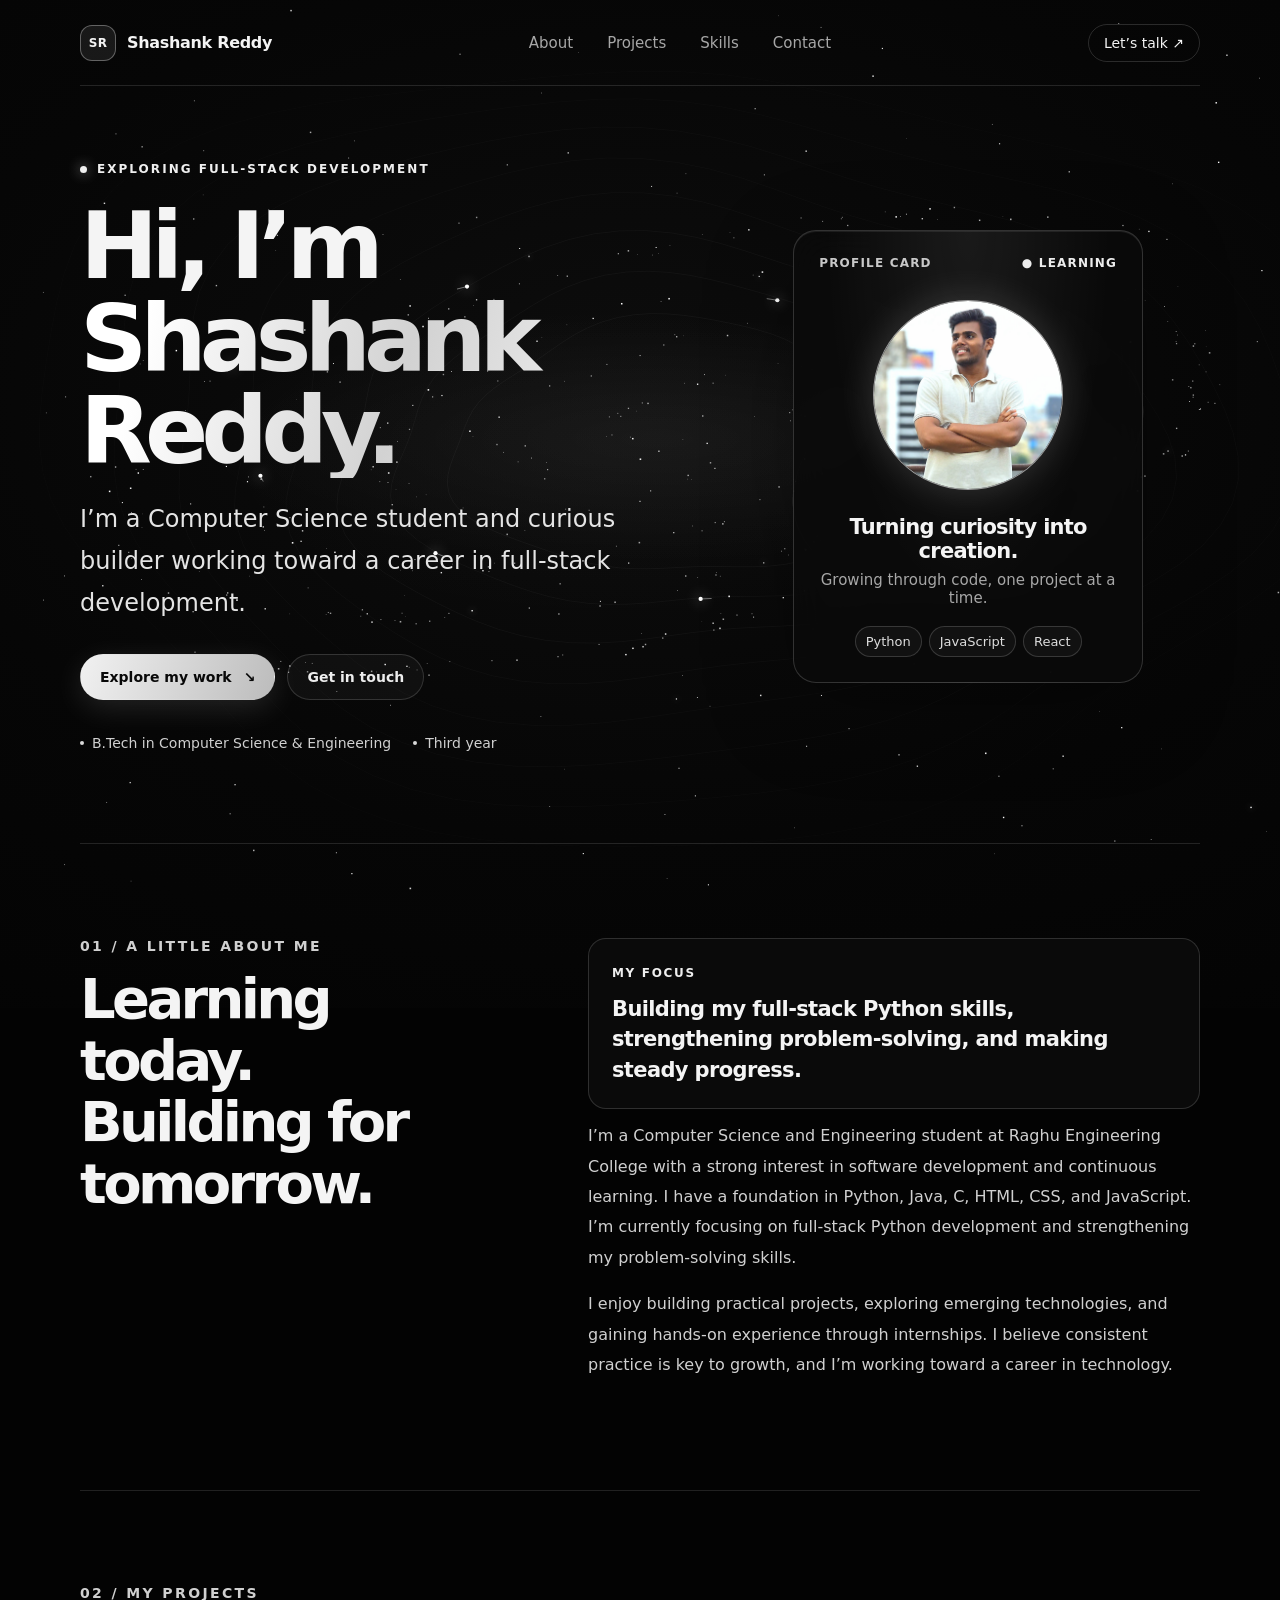
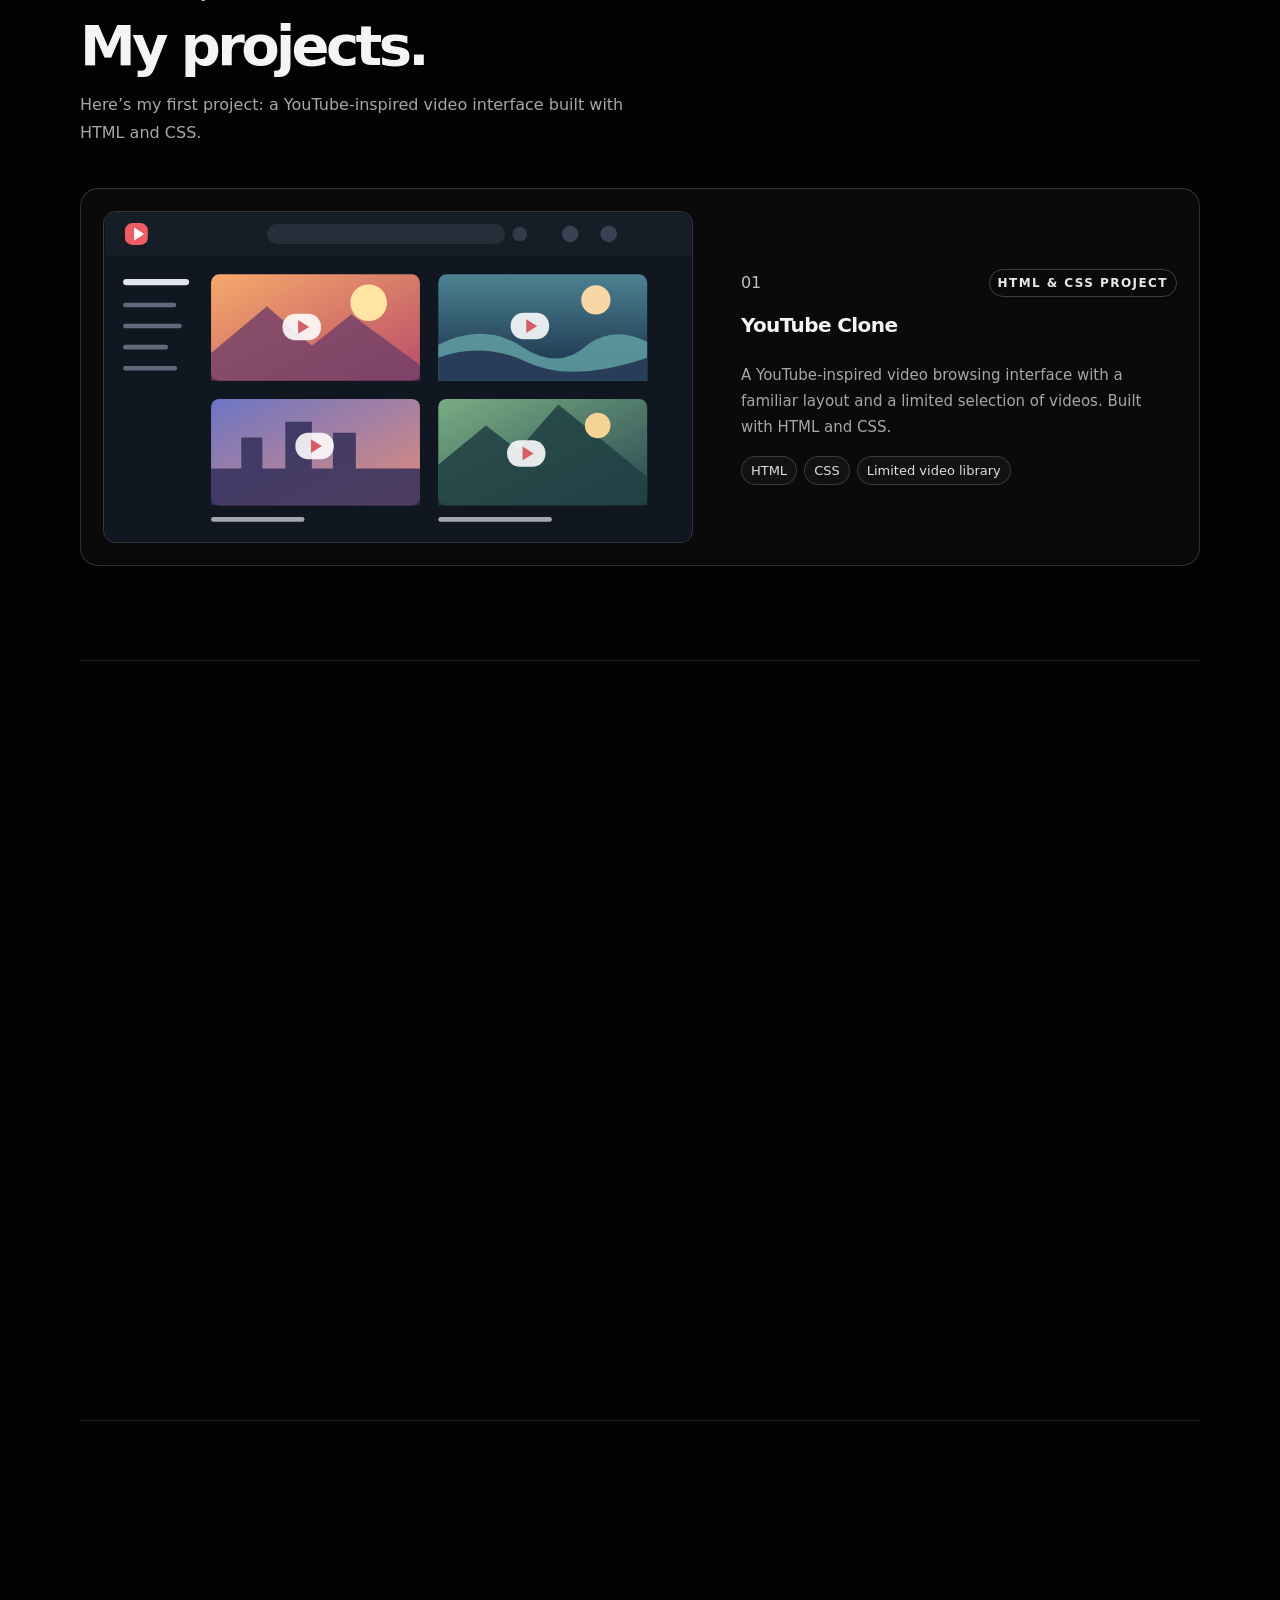
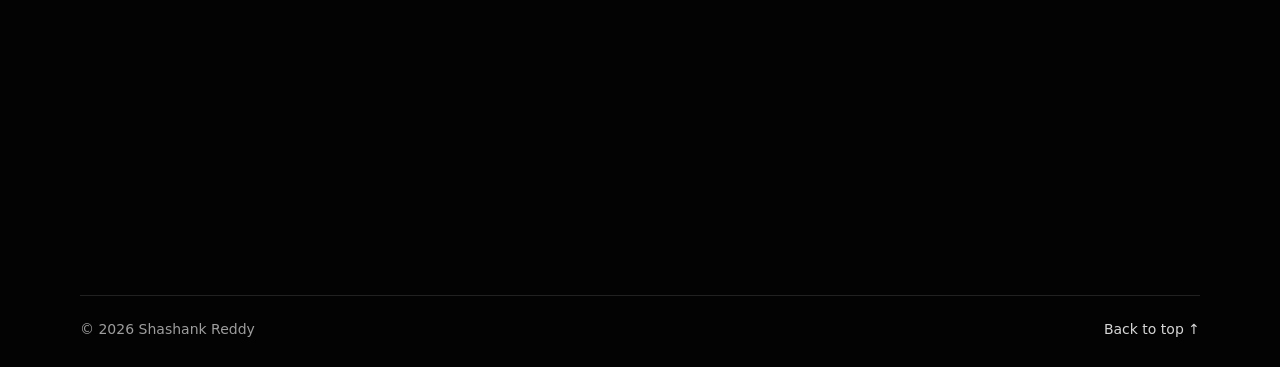
<file: index.html>
<!DOCTYPE html>
<html>
<head>
  <meta charset="UTF-8">
  <meta name="viewport" content="width=device-width, initial-scale=1">
  <meta name="description" content="Shashank Reddy is a Computer Science and Engineering student at Raghu Engineering College, exploring full-stack development and building practical projects.">
  <title>Shashank Reddy | Aspiring Full-Stack Developer</title>
  <link rel="canonical" href="https://shashank1859.github.io/">
  <meta property="og:type" content="website">
  <meta property="og:title" content="Shashank Reddy | Aspiring Full-Stack Developer">
  <meta property="og:description" content="Shashank Reddy is a Computer Science and Engineering student at Raghu Engineering College, exploring full-stack development and building practical projects.">
  <meta property="og:url" content="https://shashank1859.github.io/">
  <link rel="stylesheet" href="portfolio.css">
</head>
<body>

  <canvas id="bg" aria-hidden="true"></canvas>

  <div class="intro-screen" aria-hidden="true">
    <div class="intro-content">
      <span class="intro-mark">SR</span>
      <span class="intro-name">Shashank Reddy</span>
      <span class="intro-caption">Full-stack development portfolio</span>
      <span class="intro-progress"></span>
    </div>
  </div>

  <div class="site-shell">
    <div class="container">
      <header class="site-header">
        <a class="brand" href="#home" aria-label="Shashank Reddy, home">
          <span class="brand-mark">SR</span>
          <span class="brand-name">Shashank Reddy</span>
        </a>
        <nav class="nav-links" aria-label="Main navigation">
          <a href="#about">About</a>
          <a href="#projects">Projects</a>
          <a href="#skills">Skills</a>
          <a href="#contact">Contact</a>
        </nav>
        <a class="header-contact" href="https://mail.google.com/mail/?view=cm&amp;fs=1&amp;to=poornima1859%40gmail.com&amp;su=Portfolio%20inquiry" target="_blank" rel="noopener noreferrer">Let’s talk <span aria-hidden="true">↗</span></a>
      </header>

      <main>
        <section class="hero" id="home" aria-labelledby="hero-title">
          <div class="hero-content">
            <div class="eyebrow"><span class="status-dot"></span> Exploring full-stack development</div>
            <h1 id="hero-title">Hi, I’m <span class="gradient-text">Shashank Reddy.</span></h1>
            <p class="hero-lead">I’m a Computer Science student and curious builder working toward a career in full-stack development.</p>
            <div class="hero-actions">
              <a class="button button-primary" href="#projects">Explore my work <span aria-hidden="true">↘</span></a>
              <a class="button button-secondary" href="https://mail.google.com/mail/?view=cm&amp;fs=1&amp;to=poornima1859%40gmail.com&amp;su=Portfolio%20inquiry" target="_blank" rel="noopener noreferrer">Get in touch</a>
            </div>
            <div class="hero-facts">
              <span>B.Tech in Computer Science &amp; Engineering</span>
              <span>Third year</span>
            </div>
          </div>

          <div class="hero-art">
            <div class="orbit" aria-hidden="true"></div>
            <div class="orbit orbit-two" aria-hidden="true"></div>
            <div class="orbit-card">
              <div class="orbit-card-top"><span>PROFILE CARD</span><span>● LEARNING</span></div>
              <div class="orbit-portrait">
                <img src="profile-picture.png" alt="Portrait of Shashank Reddy with arms crossed" width="150" height="150" fetchpriority="high">
              </div>
              <h2>Turning curiosity into creation.</h2>
              <p>Growing through code, one project at a time.</p>
              <div class="tech-pills"><span>Python</span><span>JavaScript</span><span>React</span></div>
            </div>
          </div>
        </section>

        <section class="section reveal-on-scroll" id="about" aria-labelledby="about-title">
          <div class="about-grid">
            <div>
              <div class="section-kicker">01 / A little about me</div>
              <h2 class="section-title" id="about-title">Learning today.<br>Building for tomorrow.</h2>
            </div>
            <div class="about-copy">
              <div class="about-note">
                <span class="about-note-label">My focus</span>
                <strong>Building my full-stack Python skills, strengthening problem-solving, and making steady progress.</strong>
              </div>
              <p>I’m a Computer Science and Engineering student at Raghu Engineering College with a strong interest in software development and continuous learning. I have a foundation in Python, Java, C, HTML, CSS, and JavaScript. I’m currently focusing on full-stack Python development and strengthening my problem-solving skills.</p>
              <p>I enjoy building practical projects, exploring emerging technologies, and gaining hands-on experience through internships. I believe consistent practice is key to growth, and I’m working toward a career in technology.</p>
            </div>
          </div>
        </section>

        <section class="section reveal-on-scroll" id="projects" aria-labelledby="projects-title">
          <div class="section-heading">
            <div class="section-kicker">02 / My projects</div>
            <h2 class="section-title" id="projects-title">My projects.</h2>
            <p class="section-intro">Here’s my first project: a YouTube-inspired video interface built with HTML and CSS.</p>
          </div>
          <div class="projects-grid">
            <article class="project-card featured-project reveal-on-scroll">
              <svg class="project-visual" viewBox="0 0 640 360" aria-hidden="true" focusable="false">
                <defs>
                  <linearGradient id="video-sky" x1="0" y1="0" x2="1" y2="1"><stop stop-color="#f6a96b"/><stop offset="1" stop-color="#b84c68"/></linearGradient>
                  <linearGradient id="video-water" x1="0" y1="0" x2="0" y2="1"><stop stop-color="#4c8291"/><stop offset="1" stop-color="#172c48"/></linearGradient>
                  <linearGradient id="video-city" x1="0" y1="0" x2="1" y2="1"><stop stop-color="#6c75c7"/><stop offset="1" stop-color="#e28c78"/></linearGradient>
                  <linearGradient id="video-hills" x1="0" y1="0" x2="1" y2="1"><stop stop-color="#79ad83"/><stop offset="1" stop-color="#284852"/></linearGradient>
                </defs>
                <rect width="640" height="360" fill="#10151d"/>
                <rect width="640" height="48" fill="#171d27"/>
                <rect x="22" y="12" width="25" height="24" rx="8" fill="#ed5d63"/>
                <path d="M32 17v14l11-7z" fill="#fff"/>
                <rect x="177" y="13" width="260" height="22" rx="11" fill="#262e3a"/>
                <circle cx="453" cy="24" r="8" fill="#313b49"/>
                <circle cx="508" cy="24" r="9" fill="#374253"/>
                <circle cx="550" cy="24" r="9" fill="#374253"/>
                <rect y="48" width="640" height="312" fill="#111721"/>
                <rect x="20" y="73" width="72" height="7" rx="3.5" fill="#e1e6eb"/>
                <rect x="20" y="99" width="58" height="5" rx="2.5" fill="#5f6b7b"/>
                <rect x="20" y="122" width="64" height="5" rx="2.5" fill="#5f6b7b"/>
                <rect x="20" y="145" width="49" height="5" rx="2.5" fill="#5f6b7b"/>
                <rect x="20" y="168" width="59" height="5" rx="2.5" fill="#5f6b7b"/>
                <rect x="116" y="68" width="228" height="116" rx="9" fill="url(#video-sky)"/>
                <circle cx="288" cy="99" r="20" fill="#ffe4a3"/>
                <path d="M116 154l61-51 49 43 43-34 75 55v17H116z" fill="#713f68" opacity=".8"/>
                <rect x="194" y="111" width="42" height="29" rx="14" fill="#fff" opacity=".88"/>
                <path d="M211 118v15l12-7.5z" fill="#d65d65"/>
                <rect x="364" y="68" width="228" height="116" rx="9" fill="url(#video-water)"/>
                <circle cx="536" cy="96" r="16" fill="#f9d6a5"/>
                <path d="M364 145q50-25 91 2t73-3q30-20 64-2v42H364z" fill="#62a0a4" opacity=".85"/>
                <path d="M364 159q49-18 97 5t131-5v25H364z" fill="#283d59"/>
                <rect x="443" y="110" width="42" height="29" rx="14" fill="#fff" opacity=".88"/>
                <path d="M460 117v15l12-7.5z" fill="#d65d65"/>
                <rect x="116" y="204" width="228" height="116" rx="9" fill="url(#video-city)"/>
                <path d="M116 280h33v-34h23v34h25v-51h29v51h23v-39h25v39h70v40H116z" fill="#332f5c" opacity=".85"/>
                <rect x="208" y="241" width="42" height="29" rx="14" fill="#fff" opacity=".88"/>
                <path d="M225 248v15l12-7.5z" fill="#d65d65"/>
                <rect x="364" y="204" width="228" height="116" rx="9" fill="url(#video-hills)"/>
                <path d="M364 276l52-43 35 27 44-50 97 79v31H364z" fill="#203f43" opacity=".86"/>
                <circle cx="538" cy="233" r="14" fill="#f4d394"/>
                <rect x="439" y="249" width="42" height="29" rx="14" fill="#fff" opacity=".88"/>
                <path d="M456 256v15l12-7.5z" fill="#d65d65"/>
                <rect x="116" y="333" width="102" height="5" rx="2.5" fill="#dce1e8" opacity=".72"/>
                <rect x="364" y="333" width="124" height="5" rx="2.5" fill="#dce1e8" opacity=".72"/>
              </svg>
              <div class="project-details">
                <div class="project-card-top"><span class="project-number">01</span><span class="placeholder-tag">HTML &amp; CSS PROJECT</span></div>
                <h3>YouTube Clone</h3>
                <p>A YouTube-inspired video browsing interface with a familiar layout and a limited selection of videos. Built with HTML and CSS.</p>
                <div class="project-stack"><span>HTML</span><span>CSS</span><span>Limited video library</span></div>
              </div>
            </article>
          </div>
        </section>

        <section class="section reveal-on-scroll" id="skills" aria-labelledby="skills-title">
          <div class="section-heading">
            <div class="section-kicker">03 / Tools I work with</div>
            <h2 class="section-title" id="skills-title">My growing toolkit.</h2>
            <p class="section-intro">The languages, frameworks, and tools I’m learning and practicing.</p>
          </div>
          <div class="skills-grid">
            <article class="skill-card reveal-on-scroll">
              <div class="skill-card-heading"><h3>Programming</h3><span class="skill-card-index" aria-hidden="true">01</span></div>
              <p>Languages I use in coursework, independent practice, and problem-solving.</p>
              <div class="skill-list"><span>Python</span><span>Java</span><span>C</span></div>
            </article>
            <article class="skill-card reveal-on-scroll">
              <div class="skill-card-heading"><h3>Web development</h3><span class="skill-card-index" aria-hidden="true">02</span></div>
              <p>Creating responsive pages and learning to build component-based interfaces.</p>
              <div class="skill-list"><span>HTML</span><span>CSS</span><span>JavaScript</span><span>React.js</span></div>
            </article>
            <article class="skill-card reveal-on-scroll">
              <div class="skill-card-heading"><h3>Backend &amp; data</h3><span class="skill-card-index" aria-hidden="true">03</span></div>
              <p>Learning how server-side logic and structured data support full-stack applications.</p>
              <div class="skill-list"><span>Python</span><span>JSON</span><span>MySQL</span><span>SQL</span></div>
            </article>
            <article class="skill-card reveal-on-scroll">
              <div class="skill-card-heading"><h3>Tools</h3><span class="skill-card-index" aria-hidden="true">04</span></div>
              <p>Organizing code, managing projects, and tracking changes with version control.</p>
              <div class="skill-list"><span>Git</span><span>GitHub</span><span>VS Code</span></div>
            </article>
            <article class="skill-card reveal-on-scroll">
              <div class="skill-card-heading"><h3>Creative tools</h3><span class="skill-card-index" aria-hidden="true">05</span></div>
              <p>Exploring video editing and visual storytelling.</p>
              <div class="skill-list"><span>CapCut</span><span>DaVinci Resolve</span></div>
            </article>
            <article class="skill-card reveal-on-scroll">
              <div class="skill-card-heading"><h3>Current focus</h3><span class="skill-card-index" aria-hidden="true">06</span></div>
              <p>Building my full-stack Python skills and strengthening my problem-solving.</p>
              <div class="skill-list"><span>Full-stack Python</span><span>Problem-solving</span></div>
            </article>
          </div>
        </section>

        <section class="section reveal-on-scroll" id="contact" aria-labelledby="contact-title">
          <div class="contact-panel reveal-on-scroll">
            <div>
              <div class="section-kicker">04 / Let’s connect</div>
              <h2 id="contact-title">Have an opportunity or an idea?</h2>
              <p>I’m open to internships, collaboration, and opportunities to gain hands-on experience.</p>
            </div>
            <div class="contact-links">
              <a class="contact-link" href="https://mail.google.com/mail/?view=cm&amp;fs=1&amp;to=poornima1859%40gmail.com&amp;su=Portfolio%20inquiry" target="_blank" rel="noopener noreferrer">Email me <span aria-hidden="true">&nbsp;↗</span></a>
              <a class="contact-link" href="https://github.com/shashank1859" target="_blank" rel="noopener noreferrer">GitHub <span aria-hidden="true">&nbsp;↗</span></a>
              <a class="contact-link" href="https://www.linkedin.com/in/shashank-reddy-246b3b356/" target="_blank" rel="noopener noreferrer">LinkedIn <span aria-hidden="true">&nbsp;↗</span></a>
            </div>
          </div>
        </section>
      </main>

      <footer class="site-footer">
        <span>© <span id="year"></span> Shashank Reddy</span>
        <a href="#home">Back to top ↑</a>
      </footer>
    </div>
  </div>

  <script src="portfolio.js"></script>
</body>
</html>
</file>
<file: portfolio.css>
* {
      box-sizing: border-box;
    }
    :root {
      color-scheme: dark;
      --text: #f4f4f4;
      --muted: #a7a7a7;
      --accent: #d6d6d6;
      --highlight: #efefef;
      --line: rgba(255, 255, 255, 0.15);
      --panel: rgba(12, 12, 12, 0.84);
    }
    html {
      scroll-behavior: smooth;
      scroll-padding-top: 92px;
    }
    body {
      margin: 0;
      min-height: 100vh;
      overflow-x: hidden;
      background: #030303;
      color: var(--text);
      font-family: Inter, "Segoe UI", system-ui, sans-serif;
      -webkit-font-smoothing: antialiased;
    }
    body::before {
      content: "";
      position: fixed;
      inset: -12%;
      pointer-events: none;
    }
    body::before {
      z-index: 0;
      background:
        radial-gradient(ellipse 42% 16% at 51% 49%, rgba(255, 255, 255, 0.045), transparent 70%),
        radial-gradient(ellipse 35% 20% at 48% 51%, rgba(180, 180, 180, 0.025), transparent 72%),
        radial-gradient(ellipse 85% 72% at 50% 46%, #0d0d0d 0%, #060606 54%, #030303 100%);
    }
    canvas {
      position: fixed;
      top: 0;
      left: 0;
      z-index: 1;
      pointer-events: none;
    }
    .intro-screen {
      position: fixed;
      inset: 0;
      z-index: 3;
      display: grid;
      place-items: center;
      background: #030303;
      pointer-events: none;
      animation: intro-exit 320ms ease 1.68s forwards;
    }
    .intro-content {
      display: flex;
      flex-direction: column;
      align-items: center;
      gap: 14px;
      animation: intro-enter 480ms ease-out both;
    }
    .intro-mark {
      width: 54px;
      height: 54px;
      display: grid;
      place-items: center;
      border: 1px solid rgba(255, 255, 255, 0.32);
      border-radius: 17px;
      background: rgba(255, 255, 255, 0.08);
      color: #f4f4f4;
      font-size: 17px;
      font-weight: 650;
      letter-spacing: 0.02em;
    }
    .intro-name {
      color: var(--text);
      font-size: clamp(24px, 5vw, 34px);
      font-weight: 700;
      letter-spacing: -0.045em;
    }
    .intro-caption {
      color: var(--muted);
      font-size: 10px;
      font-weight: 600;
      letter-spacing: 0.22em;
      text-transform: uppercase;
    }
    .intro-progress {
      width: 160px;
      height: 1px;
      overflow: hidden;
      background: rgba(255, 255, 255, 0.16);
    }
    .intro-progress::after {
      content: "";
      display: block;
      width: 100%;
      height: 100%;
      background: #f4f4f4;
      transform: scaleX(0);
      transform-origin: left;
      animation: intro-progress 1.55s ease-in-out both;
    }
    @keyframes intro-enter {
      from {
        opacity: 0;
        transform: translateY(10px);
      }
      to {
        opacity: 1;
        transform: translateY(0);
      }
    }
    @keyframes intro-progress {
      to {
        transform: scaleX(1);
      }
    }
    @keyframes intro-exit {
      to {
        opacity: 0;
        visibility: hidden;
      }
    }
    a {
      color: inherit;
      text-decoration: none;
    }
    button,
    a {
      -webkit-tap-highlight-color: transparent;
    }
    a:focus-visible {
      outline: 2px solid var(--highlight);
      outline-offset: 4px;
    }
    .site-shell {
      position: relative;
      z-index: 2;
    }
    .container {
      width: min(1120px, calc(100% - 48px));
      margin: 0 auto;
    }
    .site-header {
      min-height: 86px;
      display: flex;
      align-items: center;
      justify-content: space-between;
      gap: 24px;
      border-bottom: 1px solid rgba(255, 255, 255, 0.12);
    }
    .brand {
      display: inline-flex;
      align-items: center;
      gap: 11px;
      font-size: 16px;
      font-weight: 650;
      letter-spacing: -0.02em;
      white-space: nowrap;
    }
    .brand-mark {
      width: 36px;
      height: 36px;
      display: grid;
      place-items: center;
      border: 1px solid rgba(255, 255, 255, 0.32);
      border-radius: 12px;
      background: rgba(255, 255, 255, 0.08);
      color: #f4f4f4;
      font-size: 12px;
      letter-spacing: 0.02em;
    }
    .nav-links {
      display: flex;
      align-items: center;
      gap: clamp(16px, 3vw, 34px);
      color: var(--muted);
      font-size: 15px;
    }
    .nav-links a {
      transition: color 180ms ease;
    }
    .nav-links a:hover {
      color: var(--text);
    }
    .header-contact {
      padding: 10px 15px;
      border: 1px solid var(--line);
      border-radius: 999px;
      color: var(--text);
      font-size: 14px;
      transition: border-color 180ms ease, background 180ms ease;
    }
    .header-contact:hover {
      border-color: rgba(255, 255, 255, 0.58);
      background: rgba(255, 255, 255, 0.08);
    }
    .hero {
      min-height: min(720px, calc(100svh - 86px));
      display: grid;
      grid-template-columns: minmax(0, 1.1fr) minmax(300px, 0.9fr);
      align-items: center;
      gap: clamp(40px, 7vw, 90px);
      padding: 76px 0 92px;
    }
    .eyebrow,
    .section-kicker {
      display: flex;
      align-items: center;
      gap: 10px;
      color: var(--highlight);
      font-size: 12px;
      font-weight: 650;
      letter-spacing: 0.17em;
      text-transform: uppercase;
    }
    .status-dot {
      width: 7px;
      height: 7px;
      border-radius: 50%;
      background: #f0f0f0;
      box-shadow: 0 0 13px rgba(255, 255, 255, 0.65);
    }
    .hero h1 {
      max-width: 720px;
      margin: 24px 0 20px;
      font-size: clamp(3.25rem, 7.3vw, 6rem);
      font-weight: 650;
      letter-spacing: -0.075em;
      line-height: 0.99;
    }
    .gradient-text {
      display: block;
      background: linear-gradient(105deg, #ffffff 12%, #d2d2d2 56%, #f4f4f4 100%);
      background-clip: text;
      -webkit-background-clip: text;
      color: transparent;
    }
    .hero-lead {
      max-width: 540px;
      margin: 0;
      color: #e4e4e4;
      font-size: clamp(20px, 2vw, 24px);
      line-height: 1.75;
    }
    .hero-actions {
      display: flex;
      flex-wrap: wrap;
      align-items: center;
      gap: 12px;
      margin-top: 30px;
    }
    .button {
      min-height: 46px;
      display: inline-flex;
      align-items: center;
      justify-content: center;
      gap: 12px;
      padding: 0 19px;
      border: 1px solid var(--line);
      border-radius: 999px;
      font-size: 14px;
      font-weight: 600;
      transition: transform 180ms ease, border-color 180ms ease, background 180ms ease;
    }
    .button:hover {
      transform: translateY(-2px);
    }
    .button-primary {
      border-color: transparent;
      background: linear-gradient(110deg, #f1f1f1, #bcbcbc);
      box-shadow: 0 8px 30px rgba(255, 255, 255, 0.12);
      color: #080808;
    }
    .button-secondary {
      background: rgba(255, 255, 255, 0.035);
      color: #ededed;
    }
    .button-secondary:hover {
      border-color: rgba(255, 255, 255, 0.56);
    }
    .hero-facts {
      display: flex;
      flex-wrap: wrap;
      gap: 10px 22px;
      margin-top: 35px;
      color: #d0d0d0;
      font-size: 14px;
    }
    .hero-facts span {
      display: inline-flex;
      align-items: center;
      gap: 8px;
    }
    .hero-facts span::before {
      content: "";
      width: 4px;
      height: 4px;
      border-radius: 50%;
      background: #d9d9d9;
    }
    .hero-art {
      position: relative;
      min-height: 400px;
      display: grid;
      place-items: center;
      isolation: isolate;
    }
    .orbit {
      position: absolute;
      width: min(370px, 95%);
      aspect-ratio: 1;
      border: 1px solid rgba(255, 255, 255, 0.2);
      border-radius: 50%;
      transform: rotate(-24deg) scaleY(0.62);
    }
    .orbit::after {
      content: "";
      position: absolute;
      top: 12%;
      left: 21%;
      width: 8px;
      height: 8px;
      border-radius: 50%;
      background: #f5f5f5;
      box-shadow: 0 0 18px 5px rgba(255, 255, 255, 0.3);
    }
    .orbit-two {
      width: min(300px, 76%);
      border-color: rgba(255, 255, 255, 0.16);
      transform: rotate(38deg) scaleY(0.72);
    }
    .orbit-two::after {
      top: auto;
      bottom: 6%;
      left: 68%;
      width: 5px;
      height: 5px;
      background: #dedede;
      box-shadow: 0 0 15px 4px rgba(255, 255, 255, 0.24);
    }
    .orbit-card {
      position: relative;
      width: min(310px, 83%);
      padding: 25px;
      overflow: hidden;
      border: 1px solid rgba(255, 255, 255, 0.17);
      border-radius: 23px;
      background:
        radial-gradient(ellipse at 50% 0%, rgba(255, 255, 255, 0.07), transparent 58%),
        rgba(10, 10, 10, 0.9);
      box-shadow: 0 24px 90px rgba(0, 0, 0, 0.28), inset 0 1px rgba(255, 255, 255, 0.08);
      backdrop-filter: blur(18px);
    }
    .orbit-card-top {
      display: flex;
      justify-content: space-between;
      color: #c8c8c8;
      font-size: 12px;
      font-weight: 650;
      letter-spacing: 0.1em;
    }
    .orbit-card-top span:last-child {
      color: #ededed;
    }
    .orbit-portrait {
      width: 150px;
      height: 150px;
      margin: 27px auto 23px;
      border: 1px solid rgba(255, 255, 255, 0.58);
      border-radius: 50%;
      overflow: hidden;
      background: #151515;
      box-shadow: 0 0 38px rgba(255, 255, 255, 0.16);
    }
    .orbit-portrait img {
      display: block;
      width: 100%;
      height: 100%;
      object-fit: cover;
      object-position: center 24%;
    }
    @media (min-width: 821px) {
      .hero-art {
        min-height: 460px;
      }
      .orbit-card {
        width: min(350px, 90%);
      }
      .orbit-portrait {
        width: 190px;
        height: 190px;
        margin: 30px auto 25px;
      }
    }
    .orbit-card h2 {
      margin: 0;
      text-align: center;
      font-size: 21px;
      font-weight: 600;
      letter-spacing: -0.035em;
    }
    .orbit-card p {
      margin: 8px 0 19px;
      color: var(--muted);
      text-align: center;
      font-size: 15px;
    }
    .tech-pills {
      display: flex;
      justify-content: center;
      flex-wrap: wrap;
      gap: 7px;
    }
    .tech-pills span,
    .skill-list span {
      padding: 7px 10px;
      border: 1px solid rgba(255, 255, 255, 0.16);
      border-radius: 999px;
      background: rgba(255, 255, 255, 0.035);
      color: #dedede;
      font-size: 13px;
    }
    .section {
      padding: 94px 0;
      border-top: 1px solid rgba(255, 255, 255, 0.12);
      content-visibility: auto;
      contain-intrinsic-size: auto 520px;
    }
    html.js .reveal-on-scroll {
      opacity: 0;
      transform: translateY(18px);
      transition: opacity 560ms cubic-bezier(0.2, 0.7, 0.2, 1), transform 560ms cubic-bezier(0.2, 0.7, 0.2, 1);
    }
    html.js .reveal-on-scroll.is-visible {
      opacity: 1;
      transform: translateY(0);
    }
    .section-heading {
      max-width: 650px;
      margin-bottom: 40px;
    }
    .section-kicker {
      color: #d0d0d0;
      font-size: 14px;
    }
    .section-title {
      margin: 14px 0 0;
      font-size: clamp(2.1rem, 4.5vw, 3.5rem);
      font-weight: 600;
      letter-spacing: -0.065em;
      line-height: 1.1;
    }
    .section-intro {
      max-width: 560px;
      margin: 14px 0 0;
      color: var(--muted);
      font-size: 16px;
      line-height: 1.8;
    }
    .about-grid {
      display: grid;
      grid-template-columns: 0.8fr 1.2fr;
      gap: clamp(32px, 8vw, 100px);
      align-items: start;
    }
    .about-note {
      margin-bottom: 12px;
      padding: 23px;
      border: 1px solid var(--line);
      border-radius: 18px;
      background: var(--panel);
    }
    .about-note-label {
      color: var(--highlight);
      font-size: 12px;
      font-weight: 650;
      letter-spacing: 0.14em;
      text-transform: uppercase;
    }
    .about-note strong {
      display: block;
      margin-top: 13px;
      font-size: 21px;
      font-weight: 550;
      line-height: 1.45;
      letter-spacing: -0.03em;
    }
    .about-copy p {
      margin: 0 0 16px;
      color: #d0d0d0;
      font-size: 16px;
      line-height: 1.9;
    }
    .projects-grid {
      display: grid;
      grid-template-columns: repeat(3, minmax(0, 1fr));
      gap: 16px;
    }
    .project-card,
    .skill-card {
      border: 1px solid var(--line);
      border-radius: 18px;
      background: var(--panel);
      box-shadow: inset 0 1px rgba(255, 255, 255, 0.025);
    }
    .project-card {
      min-height: 260px;
      display: flex;
      flex-direction: column;
      padding: 22px;
      transition: transform 200ms ease, border-color 200ms ease, background 200ms ease;
    }
    .project-card.featured-project {
      grid-column: 1 / -1;
      display: grid;
      grid-template-columns: minmax(0, 1.15fr) minmax(0, 0.85fr);
      align-items: center;
      gap: clamp(22px, 4vw, 48px);
    }
    .featured-project > .project-visual {
      margin: 0;
    }
    .project-details {
      display: flex;
      flex-direction: column;
      align-items: flex-start;
      gap: 16px;
    }
    .project-details .project-card-top {
      width: 100%;
    }
    .project-details p {
      margin: 0;
    }
    .project-details .project-stack {
      margin-top: 0;
      padding-top: 0;
    }
    .project-card:hover {
      transform: translateY(-5px);
      border-color: rgba(255, 255, 255, 0.42);
      background: rgba(28, 28, 28, 0.94);
    }
    html.js .project-card.reveal-on-scroll.is-visible:hover {
      transform: translateY(-5px);
    }
    .projects-grid .project-card:nth-child(2),
    .skills-grid .skill-card:nth-child(2),
    .skills-grid .skill-card:nth-child(5) {
      transition-delay: 80ms;
    }
    .projects-grid .project-card:nth-child(3),
    .skills-grid .skill-card:nth-child(3),
    .skills-grid .skill-card:nth-child(6) {
      transition-delay: 160ms;
    }
    .skills-grid .skill-card:nth-child(4) {
      transition-delay: 80ms;
    }
    .project-card-top {
      display: flex;
      align-items: center;
      justify-content: space-between;
      gap: 12px;
    }
    .project-number {
      color: rgba(255, 255, 255, 0.74);
      font-size: 16px;
      font-variant-numeric: tabular-nums;
    }
    .placeholder-tag {
      padding: 6px 8px;
      border: 1px solid rgba(255, 255, 255, 0.22);
      border-radius: 999px;
      color: #e8e8e8;
      font-size: 12px;
      font-weight: 700;
      letter-spacing: 0.12em;
    }
    .project-visual {
      display: block;
      width: 100%;
      aspect-ratio: 16 / 9;
      margin: 18px 0;
      overflow: hidden;
      border: 1px solid rgba(255, 255, 255, 0.15);
      border-radius: 13px;
      background: #10131b;
    }
    .project-card h3 {
      margin: 0;
      font-size: 20px;
      font-weight: 550;
      letter-spacing: -0.03em;
    }
    .project-card p {
      margin: 9px 0 0;
      color: var(--muted);
      font-size: 15px;
      line-height: 1.75;
    }
    .project-stack {
      display: flex;
      flex-wrap: wrap;
      gap: 7px;
      margin-top: auto;
      padding-top: 17px;
    }
    .project-stack span {
      padding: 6px 9px;
      border: 1px solid rgba(255, 255, 255, 0.16);
      border-radius: 999px;
      background: rgba(255, 255, 255, 0.035);
      color: #dedede;
      font-size: 13px;
    }
    .skills-grid {
      display: grid;
      grid-template-columns: repeat(3, minmax(0, 1fr));
      gap: 14px;
    }
    .skill-card {
      position: relative;
      min-height: 176px;
      padding: 21px;
      overflow: hidden;
      background:
        radial-gradient(ellipse at 100% 0%, rgba(255, 255, 255, 0.06), transparent 48%),
        var(--panel);
    }
    .skill-card-heading {
      display: flex;
      align-items: center;
      justify-content: space-between;
      gap: 12px;
    }
    .skill-card h3 {
      margin: 0;
      color: #e7e7e7;
      font-size: 16px;
      font-weight: 600;
    }
    .skill-card-index {
      color: rgba(255, 255, 255, 0.72);
      font-size: 13px;
      font-variant-numeric: tabular-nums;
      letter-spacing: 0.1em;
    }
    .skill-card p {
      min-height: 34px;
      margin: 12px 0 14px;
      color: var(--muted);
      font-size: 16px;
      line-height: 1.55;
    }
    .skill-list {
      display: flex;
      flex-wrap: wrap;
      gap: 7px;
    }
    .skill-list span {
      padding: 6px 9px;
      font-size: 12px;
    }
    .contact-panel {
      position: relative;
      display: flex;
      align-items: center;
      justify-content: space-between;
      gap: 30px;
      padding: clamp(26px, 5vw, 52px);
      overflow: hidden;
      border: 1px solid rgba(255, 255, 255, 0.2);
      border-radius: 24px;
      background:
        radial-gradient(ellipse at 88% 50%, rgba(255, 255, 255, 0.065), transparent 42%),
        rgba(11, 11, 11, 0.88);
    }
    .contact-panel h2 {
      max-width: 560px;
      margin: 13px 0 10px;
      font-size: clamp(2rem, 4.5vw, 3.3rem);
      font-weight: 600;
      letter-spacing: -0.065em;
      line-height: 1.08;
    }
    .contact-panel p {
      margin: 0;
      color: var(--muted);
      font-size: 16px;
      line-height: 1.7;
    }
    .contact-links {
      display: flex;
      flex-shrink: 0;
      flex-direction: column;
      gap: 10px;
    }
    .contact-link {
      min-width: 150px;
      display: inline-flex;
      align-items: center;
      justify-content: center;
      padding: 12px 16px;
      border: 1px solid var(--line);
      border-radius: 999px;
      background: rgba(255, 255, 255, 0.04);
      font-size: 16px;
      transition: border-color 180ms ease, background 180ms ease;
    }
    .contact-link:hover {
      border-color: rgba(255, 255, 255, 0.55);
      background: rgba(255, 255, 255, 0.075);
    }
    .site-footer {
      display: flex;
      justify-content: space-between;
      gap: 16px;
      padding: 25px 0 30px;
      border-top: 1px solid rgba(255, 255, 255, 0.12);
      color: #9d9d9d;
      font-size: 14px;
    }
    .site-footer a {
      color: #d6d6d6;
    }
    @media (max-width: 820px) {
      .hero {
        min-height: auto;
        grid-template-columns: minmax(0, 1fr) minmax(250px, 0.8fr);
        gap: 24px;
        padding: 80px 0;
      }
      .hero-art {
        min-height: 330px;
      }
      .projects-grid {
        grid-template-columns: repeat(2, minmax(0, 1fr));
      }
      .project-card:last-child {
        grid-column: span 2;
        min-height: 220px;
      }
      .skills-grid {
        grid-template-columns: repeat(2, minmax(0, 1fr));
      }
    }
    @media (max-width: 620px) {
      html {
        scroll-padding-top: 72px;
      }
      .container {
        width: min(100% - 36px, 480px);
      }
      .site-header {
        min-height: 72px;
      }
      .brand-name,
      .header-contact {
        display: none;
      }
      .nav-links {
        gap: 18px;
        font-size: 14px;
      }
      .hero {
        grid-template-columns: 1fr;
        gap: 28px;
        padding: 78px 0 62px;
      }
      .hero h1 {
        font-size: clamp(3.2rem, 13vw, 5rem);
      }
      .hero-art {
        min-height: 350px;
      }
      .section {
        padding: 72px 0;
      }
      .about-grid {
        grid-template-columns: 1fr;
        gap: 24px;
      }
      .contact-panel {
        align-items: flex-start;
        flex-direction: column;
      }
      .contact-links {
        width: 100%;
        flex-direction: row;
        flex-wrap: wrap;
      }
      .contact-link {
        flex: 1;
      }
    }
    @media (max-width: 430px) {
      .nav-links {
        gap: 12px;
        font-size: 13px;
      }
      .projects-grid,
      .skills-grid {
        grid-template-columns: 1fr;
      }
      .project-card.featured-project {
        grid-template-columns: 1fr;
        gap: 20px;
      }
      .project-card:last-child {
        grid-column: auto;
        min-height: 260px;
      }
      .site-footer {
        flex-direction: column;
      }
    }
    @media (prefers-reduced-motion: reduce) {
      html {
        scroll-behavior: auto;
      }
      html.js .reveal-on-scroll {
        opacity: 1;
        transform: none;
        transition: none;
      }
      .project-card:hover {
        transform: none;
      }
      .intro-screen,
      .intro-content,
      .intro-progress::after {
        animation: none;
      }
      *,
      *::before,
      *::after {
        transition-duration: 0.01ms !important;
      }
    }
</file>
